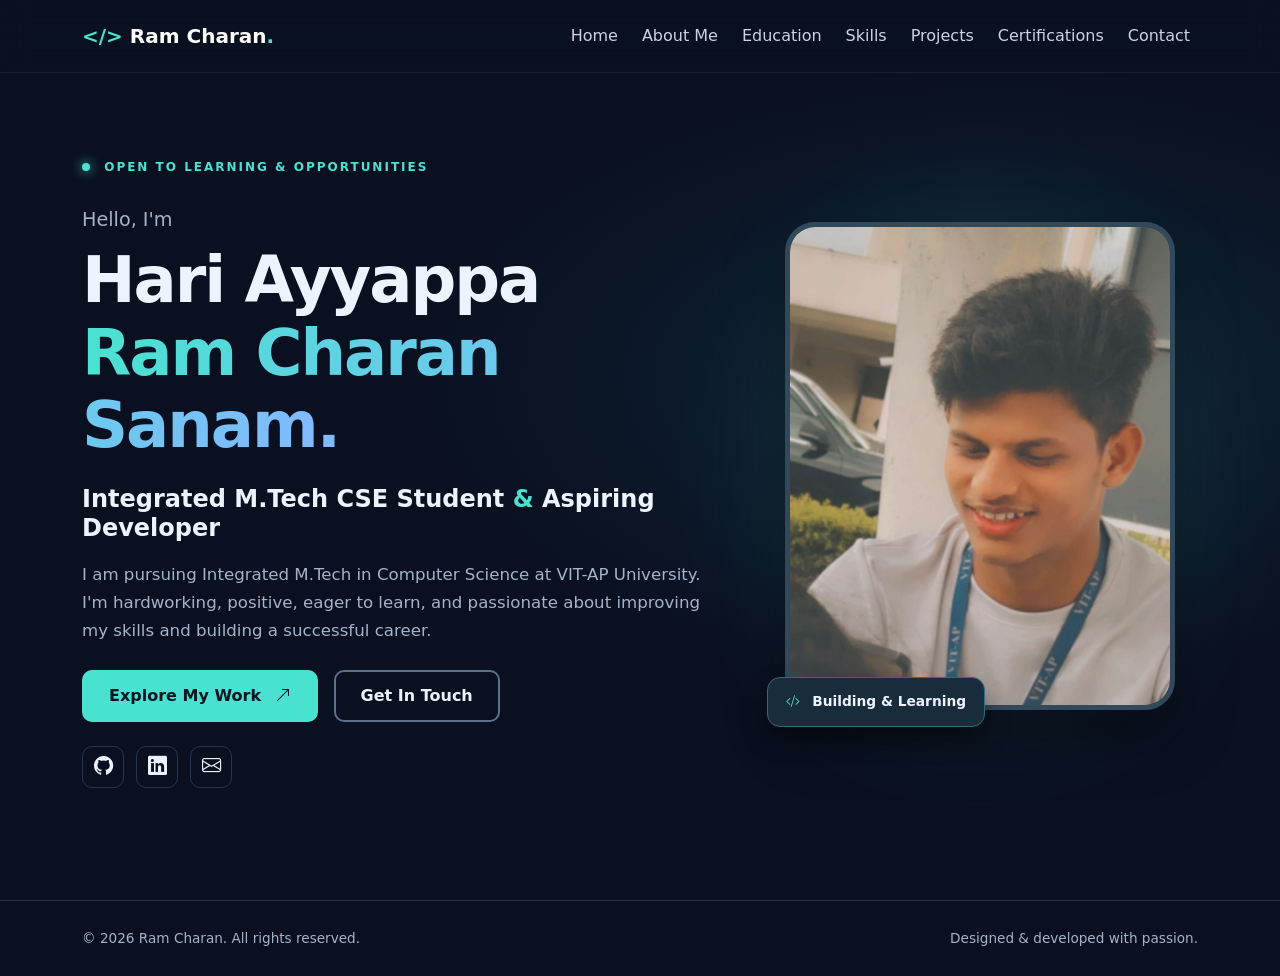
<file: index.html>
<!DOCTYPE html>
<html lang="en">
<head>
  <meta charset="UTF-8">
  <meta name="viewport" content="width=device-width, initial-scale=1.0">
  <meta name="description" content="Home - Hari Ayyapa Ram Charan Sanam's personal portfolio.">
  <title>Home | Hari Ayyapa Ram Charan Sanam</title>
  <link href="https://cdn.jsdelivr.net/npm/bootstrap@5.3.3/dist/css/bootstrap.min.css" rel="stylesheet">
  <link rel="stylesheet" href="https://cdn.jsdelivr.net/npm/bootstrap-icons@1.11.3/font/bootstrap-icons.min.css">
  <link rel="stylesheet" href="style.css">
</head>
<body>
  <nav id="mainNav" class="navbar navbar-expand-lg navbar-dark fixed-top">
    <div class="container">
      <a class="navbar-brand fw-bold" href="home.html"><span class="brand-mark">&lt;/&gt;</span>Ram Charan<span class="accent">.</span></a>
      <button class="navbar-toggler" type="button" data-bs-toggle="collapse" data-bs-target="#navLinks"
        aria-controls="navLinks" aria-expanded="false" aria-label="Toggle navigation">
        <span class="navbar-toggler-icon"></span>
      </button>
      <div class="collapse navbar-collapse" id="navLinks">
        <ul class="navbar-nav ms-auto align-items-lg-center gap-lg-2">
          <li class="nav-item"><a class="nav-link" href="home.html">Home</a></li>
<li class="nav-item"><a class="nav-link" href="about.html">About Me</a></li>
<li class="nav-item"><a class="nav-link" href="education.html">Education</a></li>
<li class="nav-item"><a class="nav-link" href="skills.html">Skills</a></li>
<li class="nav-item"><a class="nav-link" href="projects.html">Projects</a></li>
<li class="nav-item"><a class="nav-link" href="certifications.html">Certifications</a></li>
<li class="nav-item"><a class="nav-link" href="contact.html">Contact</a></li>
        </ul>
      </div>
    </div>
  </nav>

  <section class="hero section-pad" id="home">
<div class="container">
<div class="row align-items-center g-5">
<div class="col-lg-7 order-2 order-lg-1 reveal">
<span class="eyebrow">
<span class="status-dot"></span>
                            OPEN TO LEARNING &amp; OPPORTUNITIES
                        </span>
<p class="hello mt-4 mb-2">Hello, I'm</p>
<h1>
                            Hari Ayyappa<br/>
<span class="gradient-text">
                                Ram Charan Sanam.
                            </span>
</h1>
<h2 class="hero-role">
                            Integrated M.Tech CSE Student
                            <span class="accent">&amp;</span>
                            Aspiring Developer
                        </h2>
<p class="hero-desc">
                            I am pursuing Integrated M.Tech in Computer Science
                            at VIT-AP University. I'm hardworking, positive,
                            eager to learn, and passionate about improving
                            my skills and building a successful career.
                        </p>
<div class="d-flex flex-wrap gap-3 mt-4">
<a class="btn btn-accent" href="#projects">
                                Explore My Work
                                <i class="bi bi-arrow-up-right ms-2"></i>
</a>
<a class="btn btn-outline-custom" href="#contact">
                                Get In Touch
                            </a>
</div>
<div class="social-links mt-4">
<a aria-label="GitHub" href="https://github.com/ramcharan1609" rel="noopener noreferrer" target="_blank">
<i class="bi bi-github"></i>
</a>
<a aria-label="LinkedIn" href="https://www.linkedin.com/in/ram-charan-888339361/" rel="noopener noreferrer" target="_blank">
<i class="bi bi-linkedin"></i>
</a>
<a aria-label="Email" href="mailto:ramcharansanam18@gmail.com">
<i class="bi bi-envelope"></i>
</a>
</div>
</div>
<div class="col-lg-5 order-1 order-lg-2 text-center reveal">
<div class="portrait-wrap">
<div class="portrait-glow"></div>
<img alt="Portrait of Hari Ayyappa Ram Charan Sanam" class="portrait img-fluid" src="assets/images/profile.jpg"/>
<span class="floating-chip">
<i class="bi bi-code-slash"></i>
                                Building &amp; Learning
                            </span>
</div>
</div>
</div>
</div>
</section>

  <footer class="site-footer">
    <div class="container d-flex flex-column flex-md-row justify-content-between gap-2">
      <span>© <span class="current-year"></span> Ram Charan. All rights reserved.</span>
      <span>Designed &amp; developed with passion.</span>
    </div>
  </footer>

  <script src="https://cdn.jsdelivr.net/npm/bootstrap@5.3.3/dist/js/bootstrap.bundle.min.js"></script>
  <script src="script.js"></script>
</body>
</html>
</file>
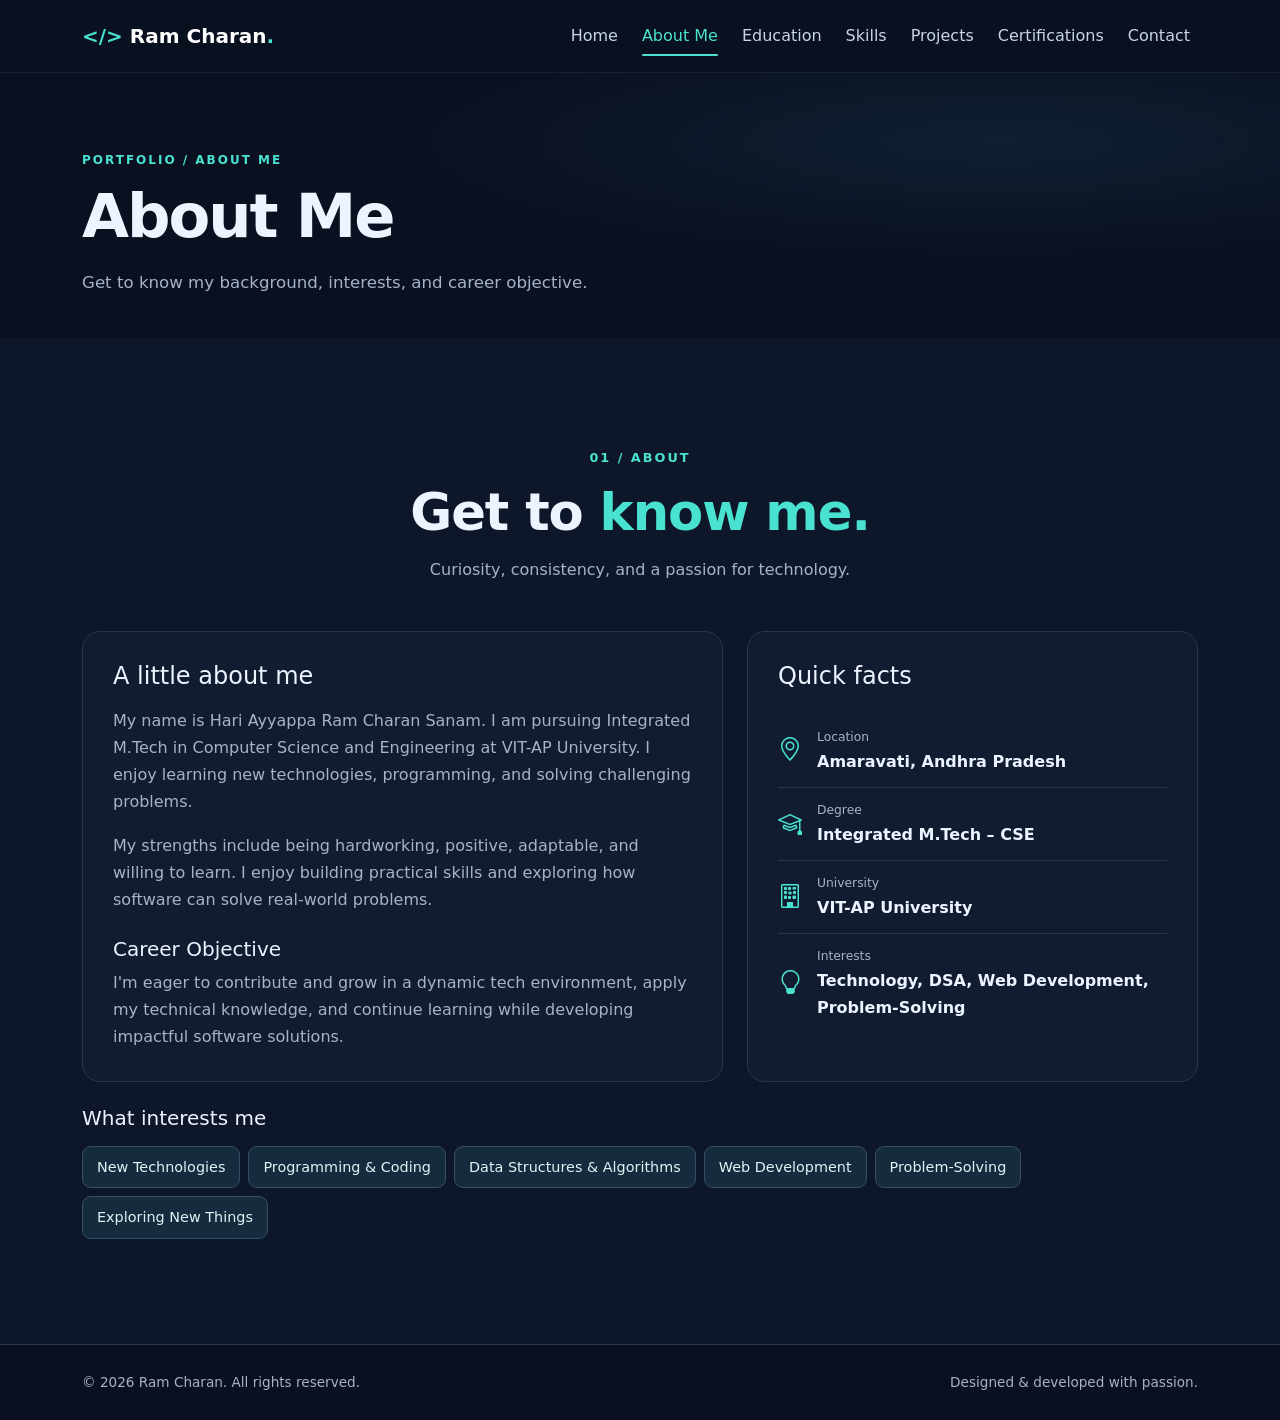
<file: about.html>
<!DOCTYPE html>
<html lang="en">
<head>
  <meta charset="UTF-8">
  <meta name="viewport" content="width=device-width, initial-scale=1.0">
  <meta name="description" content="About Me - Hari Ayyapa Ram Charan Sanam's personal portfolio.">
  <title>About Me | Hari Ayyapa Ram Charan Sanam</title>
  <link href="https://cdn.jsdelivr.net/npm/bootstrap@5.3.3/dist/css/bootstrap.min.css" rel="stylesheet">
  <link rel="stylesheet" href="https://cdn.jsdelivr.net/npm/bootstrap-icons@1.11.3/font/bootstrap-icons.min.css">
  <link rel="stylesheet" href="style.css">
</head>
<body>
  <nav id="mainNav" class="navbar navbar-expand-lg navbar-dark fixed-top">
    <div class="container">
      <a class="navbar-brand fw-bold" href="home.html"><span class="brand-mark">&lt;/&gt;</span>Ram Charan<span class="accent">.</span></a>
      <button class="navbar-toggler" type="button" data-bs-toggle="collapse" data-bs-target="#navLinks"
        aria-controls="navLinks" aria-expanded="false" aria-label="Toggle navigation">
        <span class="navbar-toggler-icon"></span>
      </button>
      <div class="collapse navbar-collapse" id="navLinks">
        <ul class="navbar-nav ms-auto align-items-lg-center gap-lg-2">
          <li class="nav-item"><a class="nav-link" href="home.html">Home</a></li>
<li class="nav-item"><a class="nav-link" href="about.html">About Me</a></li>
<li class="nav-item"><a class="nav-link" href="education.html">Education</a></li>
<li class="nav-item"><a class="nav-link" href="skills.html">Skills</a></li>
<li class="nav-item"><a class="nav-link" href="projects.html">Projects</a></li>
<li class="nav-item"><a class="nav-link" href="certifications.html">Certifications</a></li>
<li class="nav-item"><a class="nav-link" href="contact.html">Contact</a></li>
        </ul>
      </div>
    </div>
  </nav>

  
        <section class="page-heading">
          <div class="container">
            <span class="eyebrow">PORTFOLIO / ABOUT ME</span>
            <h1>About Me</h1>
            <p class="hero-desc">Get to know my background, interests, and career objective.</p>
          </div>
        </section>
        <main class="page-content"><section class="section-pad section-alt" id="about">
<div class="container">
<div class="section-intro reveal">
<span class="section-kicker">01 / ABOUT</span>
<h2>
                        Get to <span class="accent">know me.</span>
</h2>
<p>
                        Curiosity, consistency, and a passion for technology.
                    </p>
</div>
<div class="row g-4 align-items-stretch">
<div class="col-lg-7 reveal">
<div class="glass-card h-100">
<h3 class="h4 mb-3">A little about me</h3>
<p>
                                My name is Hari Ayyappa Ram Charan Sanam.
                                I am pursuing Integrated M.Tech in Computer
                                Science and Engineering at VIT-AP University.
                                I enjoy learning new technologies, programming,
                                and solving challenging problems.
                            </p>
<p>
                                My strengths include being hardworking,
                                positive, adaptable, and willing to learn.
                                I enjoy building practical skills and exploring
                                how software can solve real-world problems.
                            </p>
<h4 class="h5 mt-4">Career Objective</h4>
<p class="mb-0">
                                I'm eager to contribute and grow in a dynamic
                                tech environment, apply my technical knowledge,
                                and continue learning while developing
                                impactful software solutions.
                            </p>
</div>
</div>
<div class="col-lg-5 reveal">
<div class="glass-card h-100">
<h3 class="h4 mb-4">Quick facts</h3>
<div class="fact">
<i class="bi bi-geo-alt"></i>
<div>
<small>Location</small>
<strong>Amaravati, Andhra Pradesh</strong>
</div>
</div>
<div class="fact">
<i class="bi bi-mortarboard"></i>
<div>
<small>Degree</small>
<strong>Integrated M.Tech – CSE</strong>
</div>
</div>
<div class="fact">
<i class="bi bi-building"></i>
<div>
<small>University</small>
<strong>VIT-AP University</strong>
</div>
</div>
<div class="fact">
<i class="bi bi-lightbulb"></i>
<div>
<small>Interests</small>
<strong>
                                        Technology, DSA, Web Development,
                                        Problem-Solving
                                    </strong>
</div>
</div>
</div>
</div>
</div>
<div class="mt-4 reveal">
<h3 class="h5 mb-3">What interests me</h3>
<div class="d-flex flex-wrap gap-2">
<span class="interest-pill">New Technologies</span>
<span class="interest-pill">
                            Programming &amp; Coding
                        </span>
<span class="interest-pill">
                            Data Structures &amp; Algorithms
                        </span>
<span class="interest-pill">Web Development</span>
<span class="interest-pill">Problem-Solving</span>
<span class="interest-pill">
                            Exploring New Things
                        </span>
</div>
</div>
</div>
</section></main>

  <footer class="site-footer">
    <div class="container d-flex flex-column flex-md-row justify-content-between gap-2">
      <span>© <span class="current-year"></span> Ram Charan. All rights reserved.</span>
      <span>Designed &amp; developed with passion.</span>
    </div>
  </footer>

  <script src="https://cdn.jsdelivr.net/npm/bootstrap@5.3.3/dist/js/bootstrap.bundle.min.js"></script>
  <script src="script.js"></script>
</body>
</html>
</file>
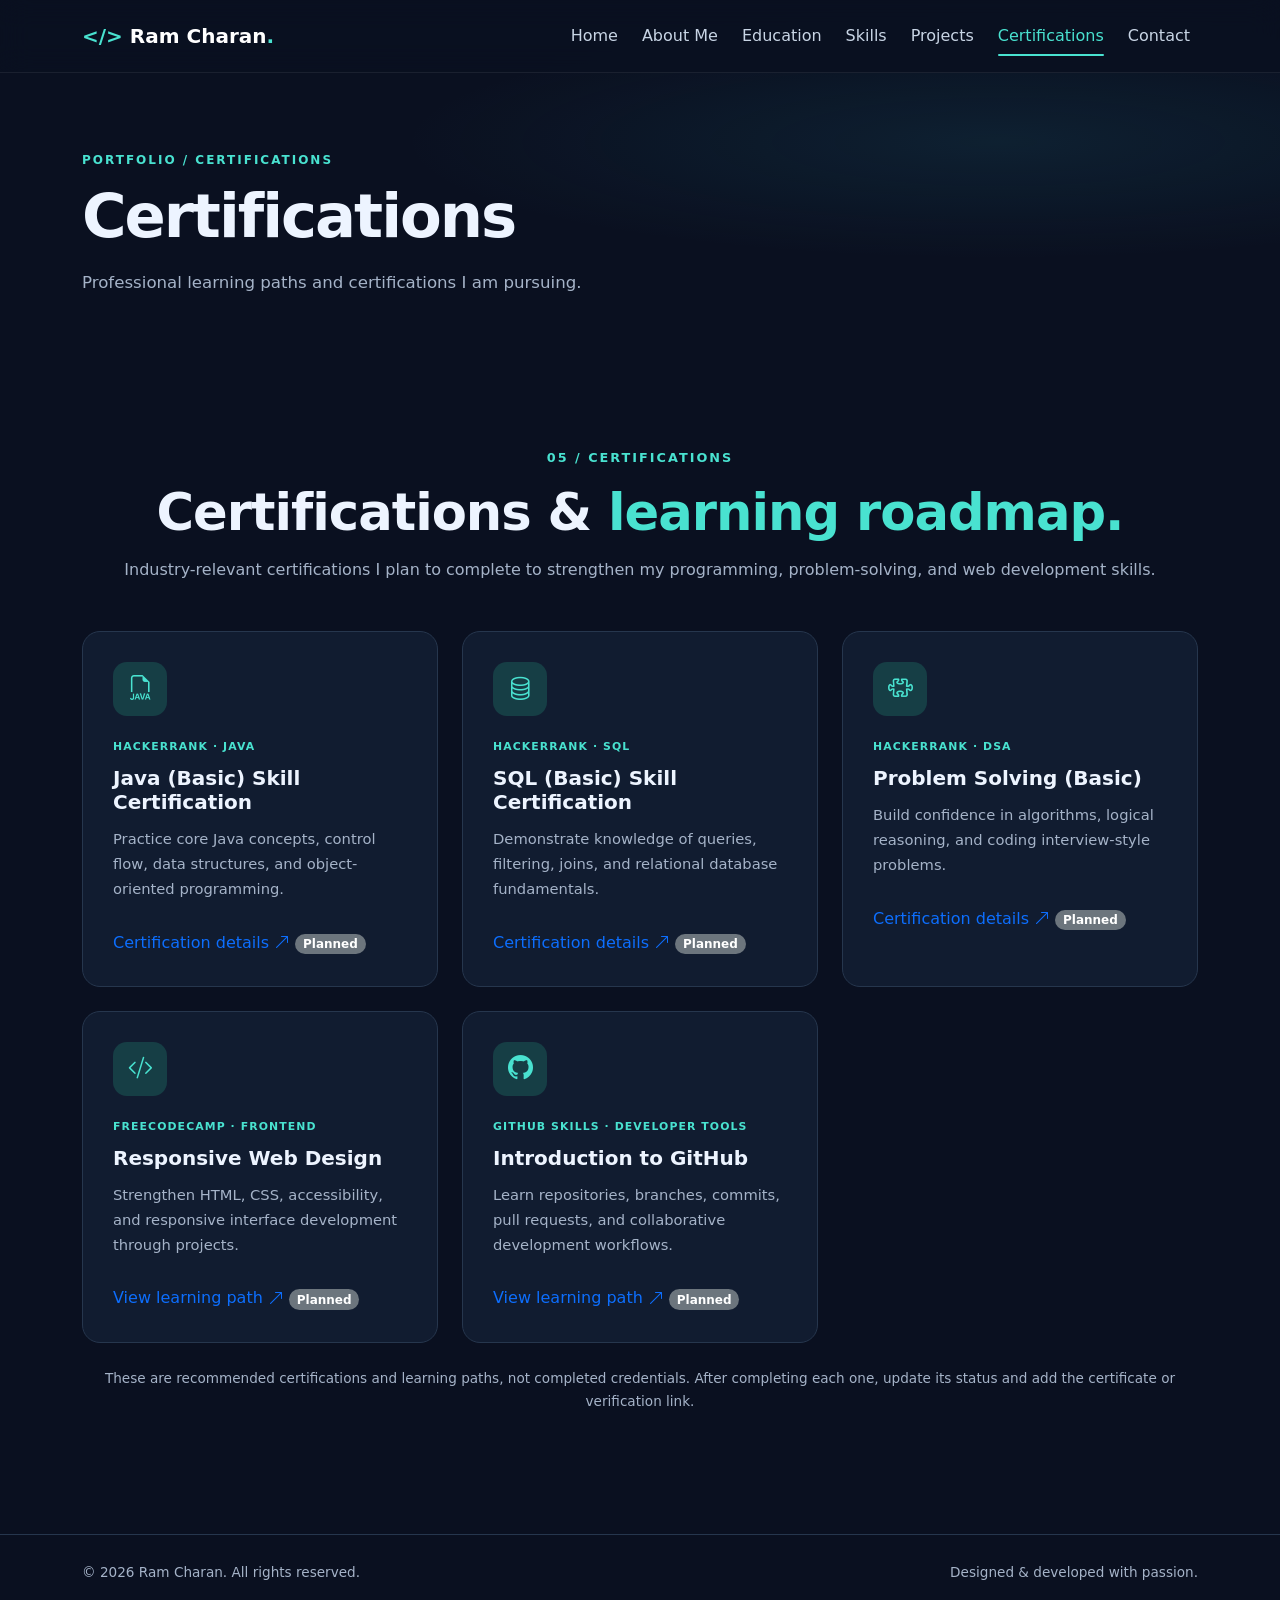
<file: certifications.html>
<!DOCTYPE html>
<html lang="en">
<head>
  <meta charset="UTF-8">
  <meta name="viewport" content="width=device-width, initial-scale=1.0">
  <meta name="description" content="Certifications - Hari Ayyapa Ram Charan Sanam's personal portfolio.">
  <title>Certifications | Hari Ayyapa Ram Charan Sanam</title>
  <link href="https://cdn.jsdelivr.net/npm/bootstrap@5.3.3/dist/css/bootstrap.min.css" rel="stylesheet">
  <link rel="stylesheet" href="https://cdn.jsdelivr.net/npm/bootstrap-icons@1.11.3/font/bootstrap-icons.min.css">
  <link rel="stylesheet" href="style.css">
</head>
<body>
  <nav id="mainNav" class="navbar navbar-expand-lg navbar-dark fixed-top">
    <div class="container">
      <a class="navbar-brand fw-bold" href="home.html"><span class="brand-mark">&lt;/&gt;</span>Ram Charan<span class="accent">.</span></a>
      <button class="navbar-toggler" type="button" data-bs-toggle="collapse" data-bs-target="#navLinks"
        aria-controls="navLinks" aria-expanded="false" aria-label="Toggle navigation">
        <span class="navbar-toggler-icon"></span>
      </button>
      <div class="collapse navbar-collapse" id="navLinks">
        <ul class="navbar-nav ms-auto align-items-lg-center gap-lg-2">
          <li class="nav-item"><a class="nav-link" href="home.html">Home</a></li>
<li class="nav-item"><a class="nav-link" href="about.html">About Me</a></li>
<li class="nav-item"><a class="nav-link" href="education.html">Education</a></li>
<li class="nav-item"><a class="nav-link" href="skills.html">Skills</a></li>
<li class="nav-item"><a class="nav-link" href="projects.html">Projects</a></li>
<li class="nav-item"><a class="nav-link" href="certifications.html">Certifications</a></li>
<li class="nav-item"><a class="nav-link" href="contact.html">Contact</a></li>
        </ul>
      </div>
    </div>
  </nav>

  
        <section class="page-heading">
          <div class="container">
            <span class="eyebrow">PORTFOLIO / CERTIFICATIONS</span>
            <h1>Certifications</h1>
            <p class="hero-desc">Professional learning paths and certifications I am pursuing.</p>
          </div>
        </section>
        <main class="page-content"><section class="section-pad" id="certifications">
<div class="container">
<div class="section-intro reveal">
<span class="section-kicker">05 / CERTIFICATIONS</span>
<h2>Certifications &amp; <span class="accent">learning roadmap.</span></h2>
<p>Industry-relevant certifications I plan to complete to strengthen my programming, problem-solving, and web development skills.</p>
</div>
<div class="row g-4">
<div class="col-md-6 col-lg-4 reveal">
<article class="glass-card achievement-card h-100">
<div class="achievement-icon"><i class="bi bi-filetype-java"></i></div>
<span class="achievement-label">HACKERRANK · JAVA</span>
<h3>Java (Basic) Skill Certification</h3>
<p>Practice core Java concepts, control flow, data structures, and object-oriented programming.</p>
<a href="https://www.hackerrank.com/skills-verification" rel="noopener noreferrer" target="_blank">Certification details <i class="bi bi-arrow-up-right"></i></a>
<span class="badge rounded-pill text-bg-secondary mt-3 align-self-start">Planned</span>
</article>
</div>
<div class="col-md-6 col-lg-4 reveal">
<article class="glass-card achievement-card h-100">
<div class="achievement-icon"><i class="bi bi-database"></i></div>
<span class="achievement-label">HACKERRANK · SQL</span>
<h3>SQL (Basic) Skill Certification</h3>
<p>Demonstrate knowledge of queries, filtering, joins, and relational database fundamentals.</p>
<a href="https://www.hackerrank.com/skills-verification" rel="noopener noreferrer" target="_blank">Certification details <i class="bi bi-arrow-up-right"></i></a>
<span class="badge rounded-pill text-bg-secondary mt-3 align-self-start">Planned</span>
</article>
</div>
<div class="col-md-6 col-lg-4 reveal">
<article class="glass-card achievement-card h-100">
<div class="achievement-icon"><i class="bi bi-puzzle"></i></div>
<span class="achievement-label">HACKERRANK · DSA</span>
<h3>Problem Solving (Basic)</h3>
<p>Build confidence in algorithms, logical reasoning, and coding interview-style problems.</p>
<a href="https://www.hackerrank.com/skills-verification" rel="noopener noreferrer" target="_blank">Certification details <i class="bi bi-arrow-up-right"></i></a>
<span class="badge rounded-pill text-bg-secondary mt-3 align-self-start">Planned</span>
</article>
</div>
<div class="col-md-6 col-lg-4 reveal">
<article class="glass-card achievement-card h-100">
<div class="achievement-icon"><i class="bi bi-code-slash"></i></div>
<span class="achievement-label">FREECODECAMP · FRONTEND</span>
<h3>Responsive Web Design</h3>
<p>Strengthen HTML, CSS, accessibility, and responsive interface development through projects.</p>
<a href="https://www.freecodecamp.org/learn/2022/responsive-web-design/" rel="noopener noreferrer" target="_blank">View learning path <i class="bi bi-arrow-up-right"></i></a>
<span class="badge rounded-pill text-bg-secondary mt-3 align-self-start">Planned</span>
</article>
</div>
<div class="col-md-6 col-lg-4 reveal">
<article class="glass-card achievement-card h-100">
<div class="achievement-icon"><i class="bi bi-github"></i></div>
<span class="achievement-label">GITHUB SKILLS · DEVELOPER TOOLS</span>
<h3>Introduction to GitHub</h3>
<p>Learn repositories, branches, commits, pull requests, and collaborative development workflows.</p>
<a href="https://skills.github.com/" rel="noopener noreferrer" target="_blank">View learning path <i class="bi bi-arrow-up-right"></i></a>
<span class="badge rounded-pill text-bg-secondary mt-3 align-self-start">Planned</span>
</article>
</div>
</div>
<p class="achievement-note mt-4 reveal">These are recommended certifications and learning paths, not completed credentials. After completing each one, update its status and add the certificate or verification link.</p>
</div>
</section></main>

  <footer class="site-footer">
    <div class="container d-flex flex-column flex-md-row justify-content-between gap-2">
      <span>© <span class="current-year"></span> Ram Charan. All rights reserved.</span>
      <span>Designed &amp; developed with passion.</span>
    </div>
  </footer>

  <script src="https://cdn.jsdelivr.net/npm/bootstrap@5.3.3/dist/js/bootstrap.bundle.min.js"></script>
  <script src="script.js"></script>
</body>
</html>
</file>
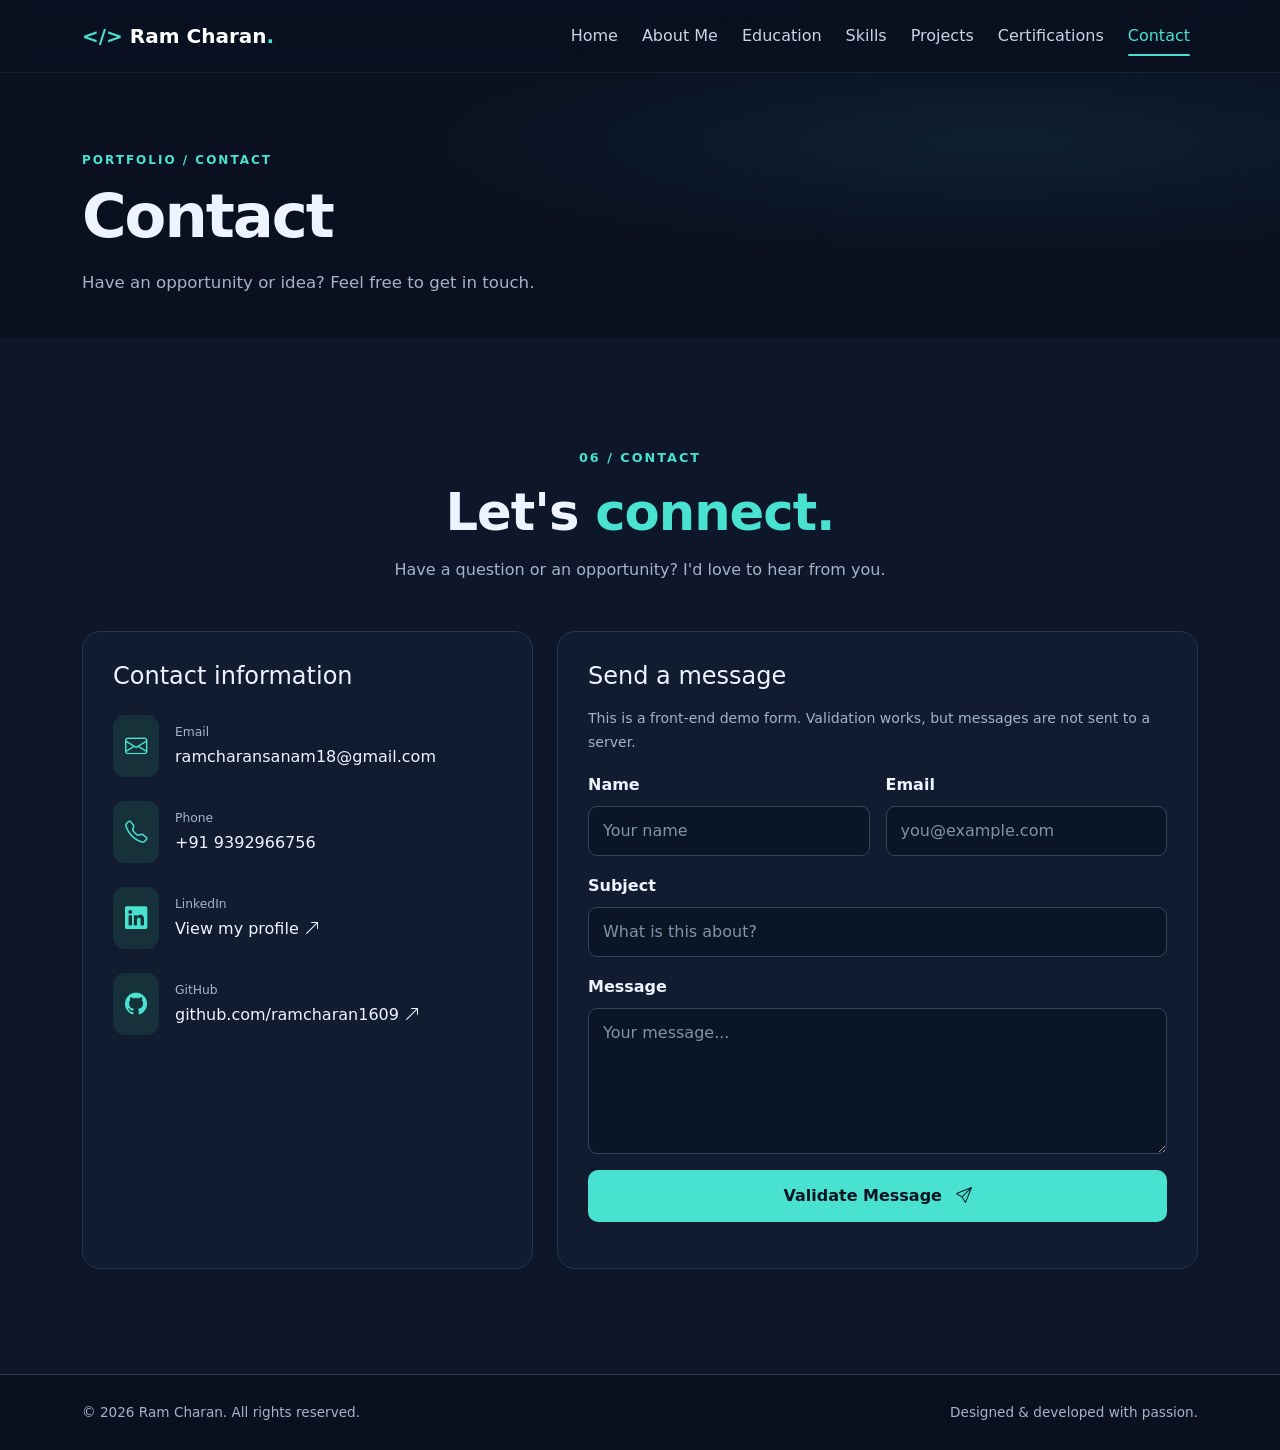
<file: contact.html>
<!DOCTYPE html>
<html lang="en">
<head>
  <meta charset="UTF-8">
  <meta name="viewport" content="width=device-width, initial-scale=1.0">
  <meta name="description" content="Contact - Hari Ayyapa Ram Charan Sanam's personal portfolio.">
  <title>Contact | Hari Ayyapa Ram Charan Sanam</title>
  <link href="https://cdn.jsdelivr.net/npm/bootstrap@5.3.3/dist/css/bootstrap.min.css" rel="stylesheet">
  <link rel="stylesheet" href="https://cdn.jsdelivr.net/npm/bootstrap-icons@1.11.3/font/bootstrap-icons.min.css">
  <link rel="stylesheet" href="style.css">
</head>
<body>
  <nav id="mainNav" class="navbar navbar-expand-lg navbar-dark fixed-top">
    <div class="container">
      <a class="navbar-brand fw-bold" href="home.html"><span class="brand-mark">&lt;/&gt;</span>Ram Charan<span class="accent">.</span></a>
      <button class="navbar-toggler" type="button" data-bs-toggle="collapse" data-bs-target="#navLinks"
        aria-controls="navLinks" aria-expanded="false" aria-label="Toggle navigation">
        <span class="navbar-toggler-icon"></span>
      </button>
      <div class="collapse navbar-collapse" id="navLinks">
        <ul class="navbar-nav ms-auto align-items-lg-center gap-lg-2">
          <li class="nav-item"><a class="nav-link" href="home.html">Home</a></li>
<li class="nav-item"><a class="nav-link" href="about.html">About Me</a></li>
<li class="nav-item"><a class="nav-link" href="education.html">Education</a></li>
<li class="nav-item"><a class="nav-link" href="skills.html">Skills</a></li>
<li class="nav-item"><a class="nav-link" href="projects.html">Projects</a></li>
<li class="nav-item"><a class="nav-link" href="certifications.html">Certifications</a></li>
<li class="nav-item"><a class="nav-link" href="contact.html">Contact</a></li>
        </ul>
      </div>
    </div>
  </nav>

  
        <section class="page-heading">
          <div class="container">
            <span class="eyebrow">PORTFOLIO / CONTACT</span>
            <h1>Contact</h1>
            <p class="hero-desc">Have an opportunity or idea? Feel free to get in touch.</p>
          </div>
        </section>
        <main class="page-content"><section class="section-pad section-alt" id="contact">
<div class="container">
<div class="section-intro reveal">
<span class="section-kicker">06 / CONTACT</span>
<h2>
                        Let's <span class="accent">connect.</span>
</h2>
<p>
                        Have a question or an opportunity?
                        I'd love to hear from you.
                    </p>
</div>
<div class="row g-4">
<div class="col-lg-5 reveal">
<div class="glass-card h-100">
<h3 class="h4 mb-4">Contact information</h3>
<a class="contact-method" href="mailto:ramcharansanam18@gmail.com">
<i class="bi bi-envelope"></i>
<span>
<small>Email</small>
                                    ramcharansanam18@gmail.com
                                </span>
</a>
<a class="contact-method" href="tel:+919392966756">
<i class="bi bi-telephone"></i>
<span>
<small>Phone</small>
                                    +91 9392966756
                                </span>
</a>
<a class="contact-method" href="https://www.linkedin.com/in/ram-charan-888339361/" rel="noopener noreferrer" target="_blank">
<i class="bi bi-linkedin"></i>
<span>
<small>LinkedIn</small>
                                    View my profile
                                    <i class="bi bi-arrow-up-right"></i>
</span>
</a>
<a class="contact-method" href="https://github.com/ramcharan1609" rel="noopener noreferrer" target="_blank">
<i class="bi bi-github"></i>
<span>
<small>GitHub</small>
                                    github.com/ramcharan1609
                                    <i class="bi bi-arrow-up-right"></i>
</span>
</a>
</div>
</div>
<div class="col-lg-7 reveal">
<div class="glass-card h-100">
<h3 class="h4 mb-3">Send a message</h3>
<p class="muted-note">
                                This is a front-end demo form. Validation works,
                                but messages are not sent to a server.
                            </p>
<form id="contactForm" novalidate="">
<div class="row g-3">
<div class="col-md-6">
<label class="form-label" for="contactName">
                                            Name
                                        </label>
<input class="form-control" id="contactName" name="name" placeholder="Your name" required="" type="text"/>
<div class="invalid-feedback">
                                            Please enter your name.
                                        </div>
</div>
<div class="col-md-6">
<label class="form-label" for="contactEmail">
                                            Email
                                        </label>
<input class="form-control" id="contactEmail" name="email" placeholder="you@example.com" required="" type="email"/>
<div class="invalid-feedback">
                                            Please enter a valid email.
                                        </div>
</div>
<div class="col-12">
<label class="form-label" for="contactSubject">
                                            Subject
                                        </label>
<input class="form-control" id="contactSubject" name="subject" placeholder="What is this about?" required="" type="text"/>
<div class="invalid-feedback">
                                            Please enter a subject.
                                        </div>
</div>
<div class="col-12">
<label class="form-label" for="contactMessage">
                                            Message
                                        </label>
<textarea class="form-control" id="contactMessage" name="message" placeholder="Your message..." required="" rows="5"></textarea>
<div class="invalid-feedback">
                                            Please enter a message.
                                        </div>
</div>
<div class="col-12">
<button class="btn btn-accent w-100" type="submit">

                                            Validate Message
                                            <i class="bi bi-send ms-2"></i>
</button>
<div aria-live="polite" class="mt-3" id="formFeedback" role="status">
</div>
</div>
</div>
</form>
</div>
</div>
</div>
</div>
</section></main>

  <footer class="site-footer">
    <div class="container d-flex flex-column flex-md-row justify-content-between gap-2">
      <span>© <span class="current-year"></span> Ram Charan. All rights reserved.</span>
      <span>Designed &amp; developed with passion.</span>
    </div>
  </footer>

  <script src="https://cdn.jsdelivr.net/npm/bootstrap@5.3.3/dist/js/bootstrap.bundle.min.js"></script>
  <script src="script.js"></script>
</body>
</html>
</file>
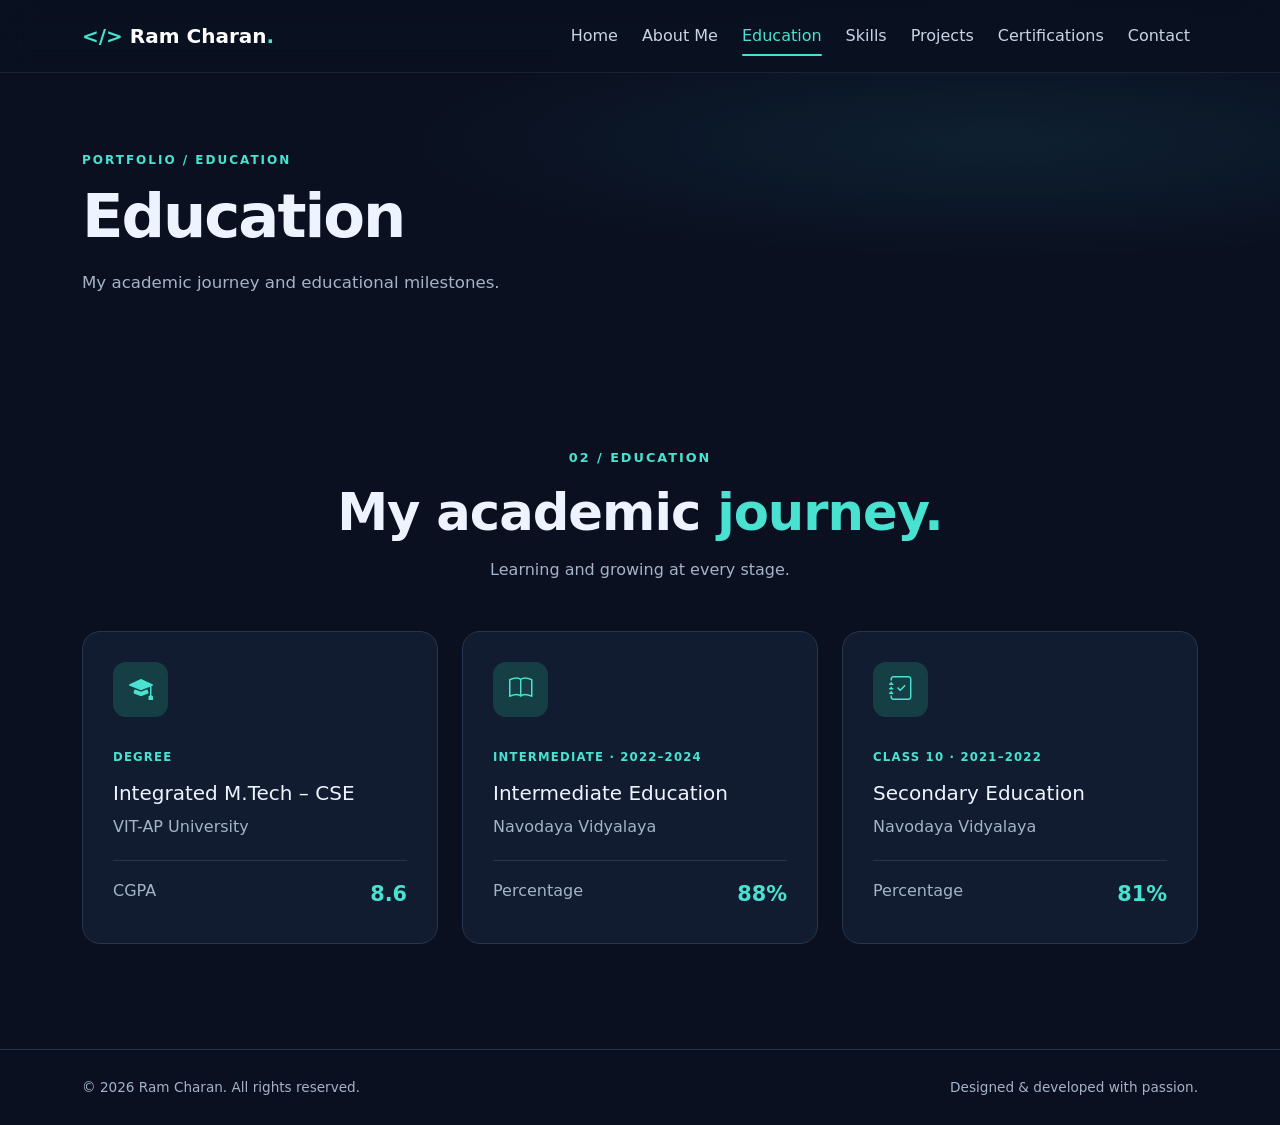
<file: education.html>
<!DOCTYPE html>
<html lang="en">
<head>
  <meta charset="UTF-8">
  <meta name="viewport" content="width=device-width, initial-scale=1.0">
  <meta name="description" content="Education - Hari Ayyapa Ram Charan Sanam's personal portfolio.">
  <title>Education | Hari Ayyapa Ram Charan Sanam</title>
  <link href="https://cdn.jsdelivr.net/npm/bootstrap@5.3.3/dist/css/bootstrap.min.css" rel="stylesheet">
  <link rel="stylesheet" href="https://cdn.jsdelivr.net/npm/bootstrap-icons@1.11.3/font/bootstrap-icons.min.css">
  <link rel="stylesheet" href="style.css">
</head>
<body>
  <nav id="mainNav" class="navbar navbar-expand-lg navbar-dark fixed-top">
    <div class="container">
      <a class="navbar-brand fw-bold" href="home.html"><span class="brand-mark">&lt;/&gt;</span>Ram Charan<span class="accent">.</span></a>
      <button class="navbar-toggler" type="button" data-bs-toggle="collapse" data-bs-target="#navLinks"
        aria-controls="navLinks" aria-expanded="false" aria-label="Toggle navigation">
        <span class="navbar-toggler-icon"></span>
      </button>
      <div class="collapse navbar-collapse" id="navLinks">
        <ul class="navbar-nav ms-auto align-items-lg-center gap-lg-2">
          <li class="nav-item"><a class="nav-link" href="home.html">Home</a></li>
<li class="nav-item"><a class="nav-link" href="about.html">About Me</a></li>
<li class="nav-item"><a class="nav-link" href="education.html">Education</a></li>
<li class="nav-item"><a class="nav-link" href="skills.html">Skills</a></li>
<li class="nav-item"><a class="nav-link" href="projects.html">Projects</a></li>
<li class="nav-item"><a class="nav-link" href="certifications.html">Certifications</a></li>
<li class="nav-item"><a class="nav-link" href="contact.html">Contact</a></li>
        </ul>
      </div>
    </div>
  </nav>

  
        <section class="page-heading">
          <div class="container">
            <span class="eyebrow">PORTFOLIO / EDUCATION</span>
            <h1>Education</h1>
            <p class="hero-desc">My academic journey and educational milestones.</p>
          </div>
        </section>
        <main class="page-content"><section class="section-pad" id="education">
<div class="container">
<div class="section-intro reveal">
<span class="section-kicker">02 / EDUCATION</span>
<h2>
                        My academic <span class="accent">journey.</span>
</h2>
<p>Learning and growing at every stage.</p>
</div>
<div class="row g-4">
<!-- University -->
<div class="col-md-6 col-lg-4 reveal">
<article class="glass-card education-card h-100">
<div class="edu-icon">
<i class="bi bi-mortarboard-fill"></i>
</div>
<span class="edu-type">DEGREE</span>
<h3>Integrated M.Tech – CSE</h3>
<p class="mb-2">VIT-AP University</p>
<div class="edu-score">
                                CGPA
                                <strong>8.6</strong>
</div>
</article>
</div>
<!-- Intermediate -->
<div class="col-md-6 col-lg-4 reveal">
<article class="glass-card education-card h-100">
<div class="edu-icon">
<i class="bi bi-book"></i>
</div>
<span class="edu-type">
                                INTERMEDIATE · 2022–2024
                            </span>
<h3>Intermediate Education</h3>
<p class="mb-2">Navodaya Vidyalaya</p>
<div class="edu-score">
                                Percentage
                                <strong>88%</strong>
</div>
</article>
</div>
<!-- Class 10 -->
<div class="col-md-6 col-lg-4 reveal">
<article class="glass-card education-card h-100">
<div class="edu-icon">
<i class="bi bi-journal-check"></i>
</div>
<span class="edu-type">
                                CLASS 10 · 2021–2022
                            </span>
<h3>Secondary Education</h3>
<p class="mb-2">Navodaya Vidyalaya</p>
<div class="edu-score">
                                Percentage
                                <strong>81%</strong>
</div>
</article>
</div>
</div>
</div>
</section></main>

  <footer class="site-footer">
    <div class="container d-flex flex-column flex-md-row justify-content-between gap-2">
      <span>© <span class="current-year"></span> Ram Charan. All rights reserved.</span>
      <span>Designed &amp; developed with passion.</span>
    </div>
  </footer>

  <script src="https://cdn.jsdelivr.net/npm/bootstrap@5.3.3/dist/js/bootstrap.bundle.min.js"></script>
  <script src="script.js"></script>
</body>
</html>
</file>
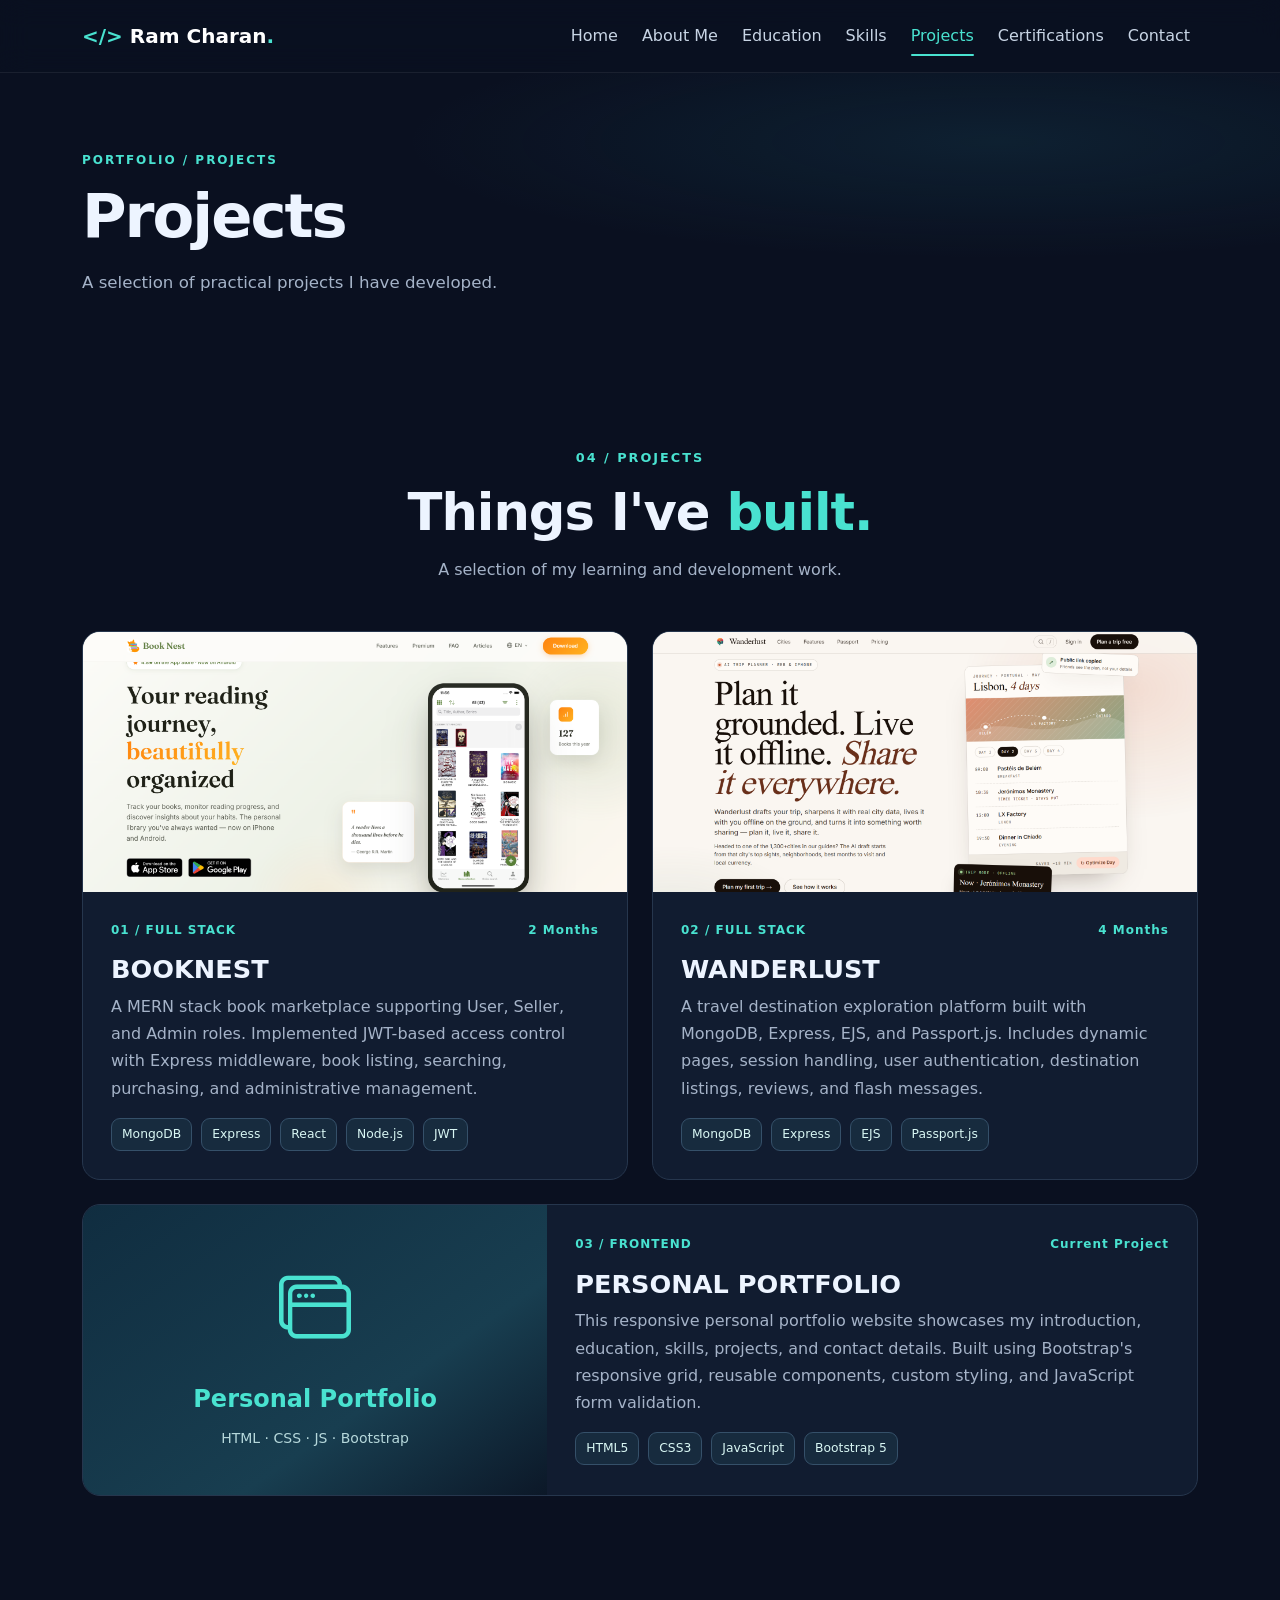
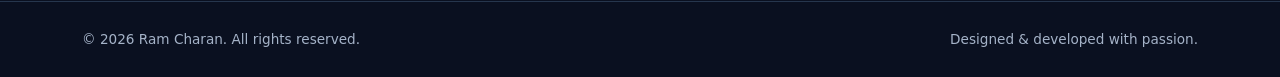
<file: projects.html>
<!DOCTYPE html>
<html lang="en">
<head>
  <meta charset="UTF-8">
  <meta name="viewport" content="width=device-width, initial-scale=1.0">
  <meta name="description" content="Projects - Hari Ayyapa Ram Charan Sanam's personal portfolio.">
  <title>Projects | Hari Ayyapa Ram Charan Sanam</title>
  <link href="https://cdn.jsdelivr.net/npm/bootstrap@5.3.3/dist/css/bootstrap.min.css" rel="stylesheet">
  <link rel="stylesheet" href="https://cdn.jsdelivr.net/npm/bootstrap-icons@1.11.3/font/bootstrap-icons.min.css">
  <link rel="stylesheet" href="style.css">
</head>
<body>
  <nav id="mainNav" class="navbar navbar-expand-lg navbar-dark fixed-top">
    <div class="container">
      <a class="navbar-brand fw-bold" href="home.html"><span class="brand-mark">&lt;/&gt;</span>Ram Charan<span class="accent">.</span></a>
      <button class="navbar-toggler" type="button" data-bs-toggle="collapse" data-bs-target="#navLinks"
        aria-controls="navLinks" aria-expanded="false" aria-label="Toggle navigation">
        <span class="navbar-toggler-icon"></span>
      </button>
      <div class="collapse navbar-collapse" id="navLinks">
        <ul class="navbar-nav ms-auto align-items-lg-center gap-lg-2">
          <li class="nav-item"><a class="nav-link" href="home.html">Home</a></li>
<li class="nav-item"><a class="nav-link" href="about.html">About Me</a></li>
<li class="nav-item"><a class="nav-link" href="education.html">Education</a></li>
<li class="nav-item"><a class="nav-link" href="skills.html">Skills</a></li>
<li class="nav-item"><a class="nav-link" href="projects.html">Projects</a></li>
<li class="nav-item"><a class="nav-link" href="certifications.html">Certifications</a></li>
<li class="nav-item"><a class="nav-link" href="contact.html">Contact</a></li>
        </ul>
      </div>
    </div>
  </nav>

  
        <section class="page-heading">
          <div class="container">
            <span class="eyebrow">PORTFOLIO / PROJECTS</span>
            <h1>Projects</h1>
            <p class="hero-desc">A selection of practical projects I have developed.</p>
          </div>
        </section>
        <main class="page-content"><section class="section-pad" id="projects">
<div class="container">
<div class="section-intro reveal">
<span class="section-kicker">04 / PROJECTS</span>
<h2>
                        Things I've <span class="accent">built.</span>
</h2>
<p>
                        A selection of my learning and development work.
                    </p>
</div>
<div class="row g-4">
<!-- BookNest -->
<div class="col-lg-6 reveal">
<article class="project-card h-100">
<div class="project-visual">
<img alt="BookNest book marketplace landing page screenshot" loading="lazy" src="assets/images/booknest.png"/>
</div>
<div class="project-body">
<div class="project-meta">
<span>01 / FULL STACK</span>
<span>2 Months</span>
</div>
<h3>BOOKNEST</h3>
<p>
                                    A MERN stack book marketplace supporting
                                    User, Seller, and Admin roles. Implemented
                                    JWT-based access control with Express
                                    middleware, book listing, searching,
                                    purchasing, and administrative management.
                                </p>
<div class="skill-badges small-badges">
<span>MongoDB</span>
<span>Express</span>
<span>React</span>
<span>Node.js</span>
<span>JWT</span>
</div>
</div>
</article>
</div>
<!-- Wanderlust -->
<div class="col-lg-6 reveal">
<article class="project-card h-100">
<div class="project-visual">
<img alt="Wanderlust travel platform landing page screenshot" loading="lazy" src="assets/images/wanderlust.png"/>
</div>
<div class="project-body">
<div class="project-meta">
<span>02 / FULL STACK</span>
<span>4 Months</span>
</div>
<h3>WANDERLUST</h3>
<p>
                                    A travel destination exploration platform
                                    built with MongoDB, Express, EJS, and
                                    Passport.js. Includes dynamic pages,
                                    session handling, user authentication,
                                    destination listings, reviews, and
                                    flash messages.
                                </p>
<div class="skill-badges small-badges">
<span>MongoDB</span>
<span>Express</span>
<span>EJS</span>
<span>Passport.js</span>
</div>
</div>
</article>
</div>
<!-- Personal Portfolio -->
<div class="col-12 reveal">
<article class="project-card portfolio-project">
<div class="row g-0 align-items-center">
<div class="col-md-5">
<div class="portfolio-preview">
<i class="bi bi-window-stack"></i>
<span>Personal Portfolio</span>
<small>
                                            HTML · CSS · JS · Bootstrap
                                        </small>
</div>
</div>
<div class="col-md-7">
<div class="project-body">
<div class="project-meta">
<span>03 / FRONTEND</span>
<span>Current Project</span>
</div>
<h3>PERSONAL PORTFOLIO</h3>
<p>
                                            This responsive personal portfolio
                                            website showcases my introduction,
                                            education, skills, projects, and
                                            contact details. Built using
                                            Bootstrap's responsive grid,
                                            reusable components, custom styling,
                                            and JavaScript form validation.
                                        </p>
<div class="skill-badges small-badges">
<span>HTML5</span>
<span>CSS3</span>
<span>JavaScript</span>
<span>Bootstrap 5</span>
</div>
</div>
</div>
</div>
</article>
</div>
</div>
</div>
</section></main>

  <footer class="site-footer">
    <div class="container d-flex flex-column flex-md-row justify-content-between gap-2">
      <span>© <span class="current-year"></span> Ram Charan. All rights reserved.</span>
      <span>Designed &amp; developed with passion.</span>
    </div>
  </footer>

  <script src="https://cdn.jsdelivr.net/npm/bootstrap@5.3.3/dist/js/bootstrap.bundle.min.js"></script>
  <script src="script.js"></script>
</body>
</html>
</file>
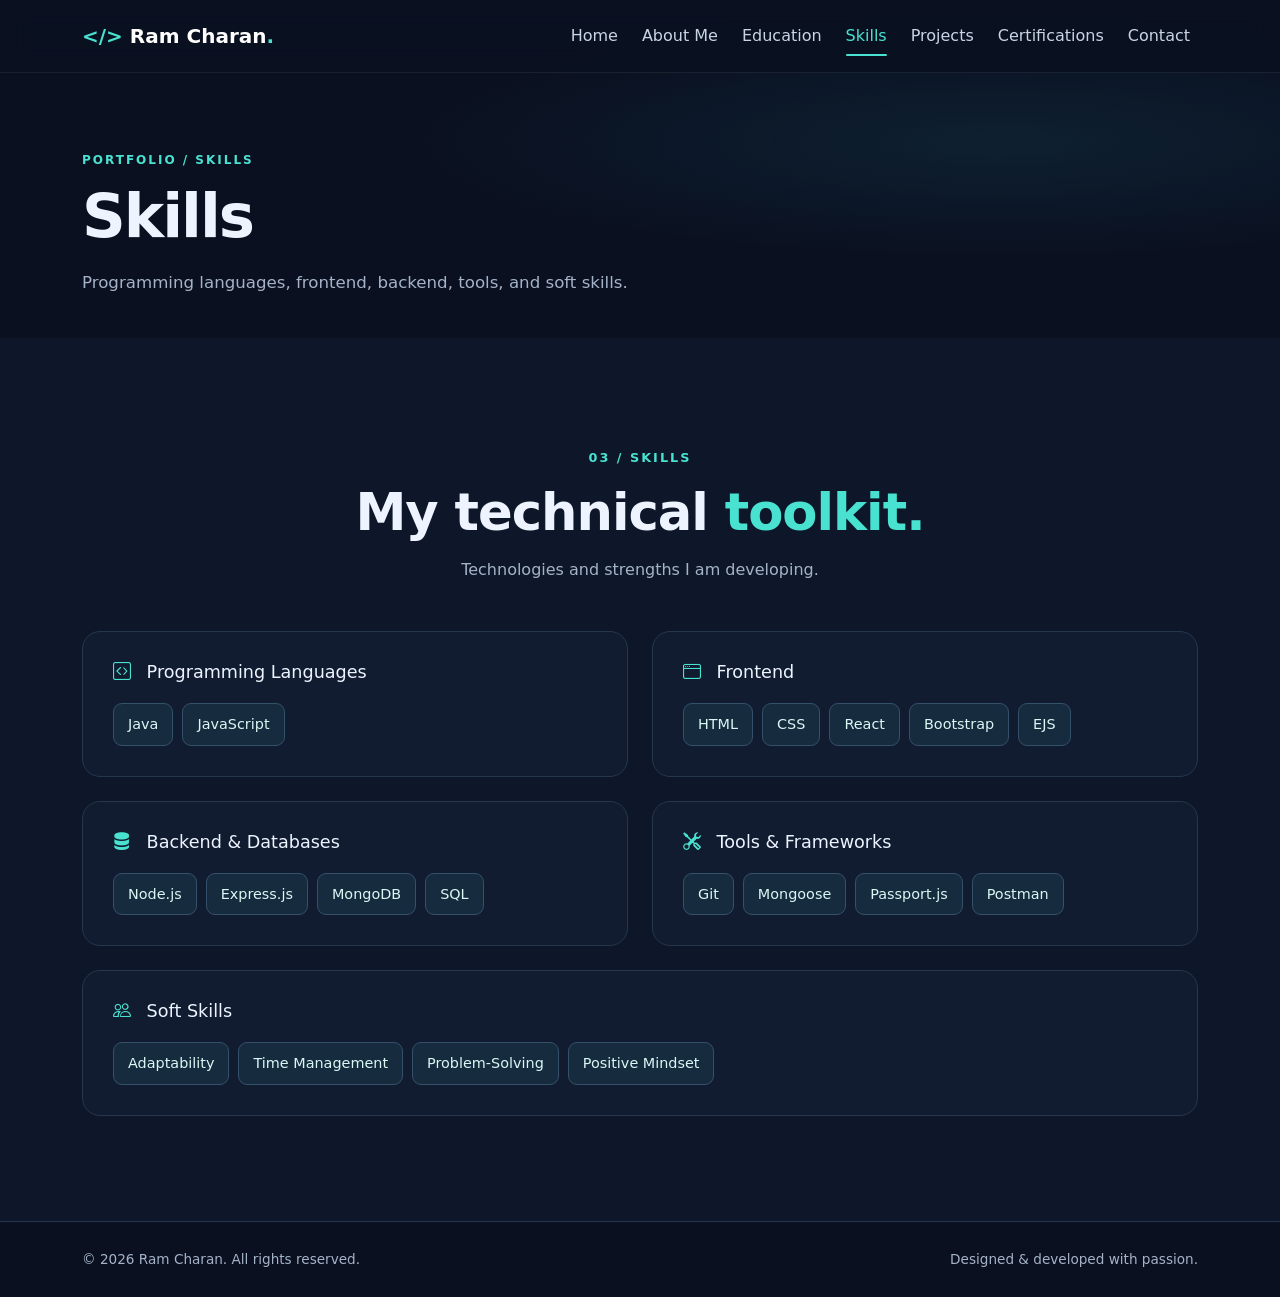
<file: skills.html>
<!DOCTYPE html>
<html lang="en">
<head>
  <meta charset="UTF-8">
  <meta name="viewport" content="width=device-width, initial-scale=1.0">
  <meta name="description" content="Skills - Hari Ayyapa Ram Charan Sanam's personal portfolio.">
  <title>Skills | Hari Ayyapa Ram Charan Sanam</title>
  <link href="https://cdn.jsdelivr.net/npm/bootstrap@5.3.3/dist/css/bootstrap.min.css" rel="stylesheet">
  <link rel="stylesheet" href="https://cdn.jsdelivr.net/npm/bootstrap-icons@1.11.3/font/bootstrap-icons.min.css">
  <link rel="stylesheet" href="style.css">
</head>
<body>
  <nav id="mainNav" class="navbar navbar-expand-lg navbar-dark fixed-top">
    <div class="container">
      <a class="navbar-brand fw-bold" href="home.html"><span class="brand-mark">&lt;/&gt;</span>Ram Charan<span class="accent">.</span></a>
      <button class="navbar-toggler" type="button" data-bs-toggle="collapse" data-bs-target="#navLinks"
        aria-controls="navLinks" aria-expanded="false" aria-label="Toggle navigation">
        <span class="navbar-toggler-icon"></span>
      </button>
      <div class="collapse navbar-collapse" id="navLinks">
        <ul class="navbar-nav ms-auto align-items-lg-center gap-lg-2">
          <li class="nav-item"><a class="nav-link" href="home.html">Home</a></li>
<li class="nav-item"><a class="nav-link" href="about.html">About Me</a></li>
<li class="nav-item"><a class="nav-link" href="education.html">Education</a></li>
<li class="nav-item"><a class="nav-link" href="skills.html">Skills</a></li>
<li class="nav-item"><a class="nav-link" href="projects.html">Projects</a></li>
<li class="nav-item"><a class="nav-link" href="certifications.html">Certifications</a></li>
<li class="nav-item"><a class="nav-link" href="contact.html">Contact</a></li>
        </ul>
      </div>
    </div>
  </nav>

  
        <section class="page-heading">
          <div class="container">
            <span class="eyebrow">PORTFOLIO / SKILLS</span>
            <h1>Skills</h1>
            <p class="hero-desc">Programming languages, frontend, backend, tools, and soft skills.</p>
          </div>
        </section>
        <main class="page-content"><section class="section-pad section-alt" id="skills">
<div class="container">
<div class="section-intro reveal">
<span class="section-kicker">03 / SKILLS</span>
<h2>
                        My technical <span class="accent">toolkit.</span>
</h2>
<p>Technologies and strengths I am developing.</p>
</div>
<div class="row g-4">
<div class="col-md-6 reveal">
<div class="glass-card h-100">
<h3 class="skill-title">
<i class="bi bi-code-square"></i>
                                Programming Languages
                            </h3>
<div class="skill-badges">
<span>Java</span>
<span>JavaScript</span>
</div>
</div>
</div>
<div class="col-md-6 reveal">
<div class="glass-card h-100">
<h3 class="skill-title">
<i class="bi bi-window"></i>
                                Frontend
                            </h3>
<div class="skill-badges">
<span>HTML</span>
<span>CSS</span>
<span>React</span>
<span>Bootstrap</span>
<span>EJS</span>
</div>
</div>
</div>
<div class="col-md-6 reveal">
<div class="glass-card h-100">
<h3 class="skill-title">
<i class="bi bi-server"></i>
                                Backend &amp; Databases
                            </h3>
<div class="skill-badges">
<span>Node.js</span>
<span>Express.js</span>
<span>MongoDB</span>
<span>SQL</span>
</div>
</div>
</div>
<div class="col-md-6 reveal">
<div class="glass-card h-100">
<h3 class="skill-title">
<i class="bi bi-tools"></i>
                                Tools &amp; Frameworks
                            </h3>
<div class="skill-badges">
<span>Git</span>
<span>Mongoose</span>
<span>Passport.js</span>
<span>Postman</span>
</div>
</div>
</div>
<div class="col-12 reveal">
<div class="glass-card">
<h3 class="skill-title">
<i class="bi bi-people"></i>
                                Soft Skills
                            </h3>
<div class="skill-badges">
<span>Adaptability</span>
<span>Time Management</span>
<span>Problem-Solving</span>
<span>Positive Mindset</span>
</div>
</div>
</div>
</div>
</div>
</section></main>

  <footer class="site-footer">
    <div class="container d-flex flex-column flex-md-row justify-content-between gap-2">
      <span>© <span class="current-year"></span> Ram Charan. All rights reserved.</span>
      <span>Designed &amp; developed with passion.</span>
    </div>
  </footer>

  <script src="https://cdn.jsdelivr.net/npm/bootstrap@5.3.3/dist/js/bootstrap.bundle.min.js"></script>
  <script src="script.js"></script>
</body>
</html>
</file>
<file: style.css>
:root {
    --bg: #0a1020;
    --surface: #111c30;
    --surface2: #0d1729;
    --line: #26364d;
    --text: #edf4ff;
    --muted: #a5b3c8;
    --accent: #49e2d0;
}

* {
    box-sizing: border-box;
}

html {
    scroll-behavior: smooth;
    scroll-padding-top: 78px;
}

body {
    margin: 0;
    background: var(--bg);
    color: var(--text);
    font-family: system-ui, -apple-system, "Segoe UI", sans-serif;
    line-height: 1.7;
}

a {
    text-decoration: none;
}

#mainNav {
    background: rgba(10, 16, 32, .94);
    backdrop-filter: blur(14px);
    border-bottom: 1px solid rgba(255, 255, 255, .07);
    padding: 14px 0;
}

.navbar-brand {
    font-size: 1.25rem;
}

.brand-mark,
.accent {
    color: var(--accent);
}

.brand-mark {
    margin-right: 7px;
}

.navbar-dark .navbar-nav .nav-link {
    color: #c8d5e5;
    font-weight: 500;
}

.navbar-dark .navbar-nav .nav-link:hover,
.navbar-dark .navbar-nav .nav-link.active {
    color: var(--accent);
}

.section-pad {
    padding: 105px 0;
}

.section-alt {
    background: var(--surface2);
}

.hero {
    min-height: 100vh;
    display: flex;
    align-items: center;
    padding-top: 145px;
    background: radial-gradient(ellipse at 78% 42%, rgba(34, 124, 147, .19), transparent 42%), var(--bg);
}

.eyebrow {
    display: inline-block;
    color: var(--accent);
    font-size: .75rem;
    font-weight: 750;
    letter-spacing: 2px;
}

.status-dot {
    display: inline-block;
    width: 8px;
    height: 8px;
    border-radius: 50%;
    background: var(--accent);
    margin-right: 8px;
    box-shadow: 0 0 12px var(--accent);
}

.hello {
    font-size: 1.2rem;
    color: var(--muted);
}

h1 {
    font-size: clamp(2.5rem, 5vw, 4.8rem);
    line-height: 1.13;
    font-weight: 800;
    letter-spacing: -2px;
}

.gradient-text {
    background: linear-gradient(90deg, #49e2d0, #82b9ff);
    background-clip: text;
    -webkit-background-clip: text;
    color: transparent;
}

.hero-role {
    font-size: clamp(1.1rem, 2vw, 1.5rem);
    font-weight: 600;
    margin-top: 24px;
}

.hero-desc {
    color: var(--muted);
    font-size: 1.04rem;
    max-width: 630px;
    margin-top: 18px;
}

.btn-accent {
    background: var(--accent);
    color: #071422;
    border: 2px solid var(--accent);
    padding: 12px 25px;
    font-weight: 750;
    border-radius: 10px;
}

.btn-accent:hover {
    background: #82f2e4;
    border-color: #82f2e4;
    color: #071422;
}

.btn-outline-custom {
    border: 2px solid #59718a;
    color: var(--text);
    padding: 12px 25px;
    font-weight: 650;
    border-radius: 10px;
}

.btn-outline-custom:hover {
    background: #21374c;
    color: #fff;
}

.social-links {
    display: flex;
    gap: 12px;
}

.social-links a {
    display: grid;
    place-items: center;
    width: 42px;
    height: 42px;
    border: 1px solid var(--line);
    border-radius: 10px;
    color: var(--text);
    font-size: 1.2rem;
}

.social-links a:hover {
    color: var(--accent);
    border-color: var(--accent);
}

.portrait-wrap {
    position: relative;
    display: inline-block;
    width: min(100%, 390px);
}

.portrait-glow {
    position: absolute;
    inset: 5%;
    border-radius: 45%;
    background: var(--accent);
    filter: blur(70px);
    opacity: .19;
}

.portrait {
    position: relative;
    display: block;
    width: 100%;
    aspect-ratio: 4/5;
    object-fit: cover;
    object-position: center 30%;
    border-radius: 30px;
    border: 5px solid #31495b;
    box-shadow: 0 25px 60px rgba(0, 0, 0, .35);
}

.floating-chip {
    position: absolute;
    bottom: -17px;
    left: -18px;
    background: #182c3c;
    border: 1px solid #39677b;
    padding: 12px 18px;
    border-radius: 13px;
    font-size: .86rem;
    font-weight: 700;
    box-shadow: 0 12px 25px #0006;
}

.floating-chip i {
    color: var(--accent);
    margin-right: 8px;
}

.section-intro {
    text-align: center;
    margin-bottom: 48px;
}

.section-kicker {
    font-size: .8rem;
    color: var(--accent);
    font-weight: 800;
    letter-spacing: 2px;
}

.section-intro h2 {
    font-size: clamp(2rem, 4vw, 3.2rem);
    font-weight: 800;
    letter-spacing: -1px;
    margin: 12px 0;
}

.section-intro p {
    color: var(--muted);
    margin: 0;
}

.glass-card {
    padding: 30px;
    background: var(--surface);
    border: 1px solid var(--line);
    border-radius: 18px;
}

.glass-card p {
    color: var(--muted);
}

.glass-card h3,
.glass-card h4 {
    color: var(--text);
}

.fact {
    display: flex;
    gap: 15px;
    align-items: center;
    padding: 12px 0;
    border-bottom: 1px solid var(--line);
}

.fact:last-child {
    border: 0;
}

.fact > i {
    color: var(--accent);
    font-size: 1.5rem;
}

.fact small,
.contact-method small {
    display: block;
    color: var(--muted);
    font-size: .77rem;
}

.fact strong {
    display: block;
    font-weight: 650;
}

.interest-pill,
.skill-badges span {
    display: inline-block;
    background: #172b3e;
    border: 1px solid #355069;
    color: #d9f7f4;
    border-radius: 9px;
    padding: 8px 14px;
    font-size: .9rem;
}

.education-card {
    transition: transform .2s, border-color .2s;
}

.education-card:hover,
.project-card:hover {
    transform: translateY(-5px);
    border-color: #3e9e9a;
}

.edu-icon {
    display: grid;
    place-items: center;
    width: 55px;
    height: 55px;
    border-radius: 13px;
    background: #163e45;
    color: var(--accent);
    font-size: 1.5rem;
    margin-bottom: 25px;
}

.edu-type {
    color: var(--accent);
    font-size: .73rem;
    letter-spacing: 1.2px;
    font-weight: 800;
}

.education-card h3 {
    font-size: 1.25rem;
    margin-top: 12px;
}

.edu-score {
    display: flex;
    justify-content: space-between;
    border-top: 1px solid var(--line);
    padding-top: 16px;
    margin-top: 20px;
    color: var(--muted);
}

.edu-score strong {
    color: var(--accent);
    font-size: 1.3rem;
}

.skill-title {
    font-size: 1.1rem;
    margin-bottom: 20px;
}

.skill-title i {
    color: var(--accent);
    margin-right: 10px;
}

.skill-badges {
    display: flex;
    flex-wrap: wrap;
    gap: 9px;
}

.project-card {
    background: var(--surface);
    border: 1px solid var(--line);
    border-radius: 18px;
    overflow: hidden;
    transition: transform .2s, border-color .2s;
}

.project-visual {
    height: 260px;
    overflow: hidden;
    background: #e8e9e4;
}

.project-visual img {
    width: 100%;
    height: 100%;
    object-fit: cover;
    object-position: top center;
}

.project-body {
    padding: 28px;
}

.project-meta {
    display: flex;
    justify-content: space-between;
    gap: 12px;
    color: var(--accent);
    font-size: .75rem;
    font-weight: 800;
    letter-spacing: 1px;
}

.project-body h3 {
    font-size: 1.6rem;
    font-weight: 800;
    margin-top: 14px;
}

.project-body p {
    color: var(--muted);
}

.small-badges span {
    font-size: .77rem;
    padding: 5px 10px;
}

.portfolio-preview {
    min-height: 290px;
    background: linear-gradient(145deg, #102d40, #183e50 65%, #0c1828);
    display: flex;
    flex-direction: column;
    justify-content: center;
    align-items: center;
    gap: 8px;
    color: var(--accent);
    text-align: center;
}

.portfolio-preview i {
    font-size: 4.5rem;
}

.portfolio-preview span {
    font-size: 1.5rem;
    font-weight: 800;
}

.portfolio-preview small {
    color: #b6d8db;
}

.contact-method {
    display: flex;
    align-items: center;
    gap: 16px;
    color: var(--text);
    margin-bottom: 24px;
    overflow-wrap: anywhere;
}

.contact-method > i {
    font-size: 1.4rem;
    color: var(--accent);
    background: #17313b;
    padding: 12px;
    border-radius: 12px;
}

.contact-method:hover {
    color: var(--accent);
}

.muted-note {
    font-size: .88rem;
}

.form-label {
    font-weight: 650;
}

.form-control {
    background: #0a1525;
    border: 1px solid #34465f;
    color: #fff;
    padding: 12px 14px;
    border-radius: 9px;
}

.form-control::placeholder {
    color: #8192a9;
}

.form-control:focus {
    background: #0a1525;
    color: #fff;
    border-color: var(--accent);
    box-shadow: 0 0 0 .2rem rgba(73, 226, 208, .14);
}

.site-footer {
    padding: 26px 0;
    border-top: 1px solid var(--line);
    color: var(--muted);
    font-size: .85rem;
}

.reveal {
    opacity: 0;
    transform: translateY(22px);
    transition: opacity .65s ease, transform .65s ease;
}

.reveal.visible {
    opacity: 1;
    transform: translateY(0);
}


/* Tablet and smaller screens */
@media (max-width: 991px) {

    .hero {
        text-align: center;
        padding-top: 115px;
    }

    .hero-desc {
        margin-left: auto;
        margin-right: auto;
    }

    .hero .d-flex,
    .hero .social-links {
        justify-content: center;
    }

    .portrait-wrap {
        width: min(70%, 330px);
    }

    .floating-chip {
        left: 0;
    }

    .section-pad {
        padding: 80px 0;
    }
}


/* Mobile screens */
@media (max-width: 575px) {

    h1 {
        letter-spacing: -1px;
    }

    .portrait-wrap {
        width: min(78%, 290px);
    }

    .section-pad {
        padding: 70px 0;
    }

    .hero {
        padding-top: 115px;
    }

    .glass-card,
    .project-body {
        padding: 22px;
    }

    .project-visual {
        height: 200px;
    }

    .floating-chip {
        font-size: .7rem;
        padding: 9px 12px;
    }

    .project-meta {
        font-size: .67rem;
    }
}


/* Reduced motion accessibility */
@media (prefers-reduced-motion: reduce) {

    html {
        scroll-behavior: auto;
    }

    .reveal {
        opacity: 1;
        transform: none;
        transition: none;
    }
}

/* Achievements section */
.achievement-card { transition: transform .2s ease, border-color .2s ease; }
.achievement-card:hover { transform: translateY(-5px); border-color: #3e9e9a; }
.achievement-icon {
    display:grid; place-items:center; width:54px; height:54px;
    border-radius:14px; background:#163e45; color:var(--accent);
    font-size:1.55rem; margin-bottom:22px;
}
.achievement-label {
    display:block; color:var(--accent); font-size:.68rem;
    font-weight:800; letter-spacing:1.1px; margin-bottom:10px;
}
.achievement-card h3 { color:var(--text); font-size:1.25rem; font-weight:750; margin-bottom:12px; }
.achievement-card p, .achievement-note { color:var(--muted); }
.achievement-card p { font-size:.92rem; }
.achievement-note { font-size:.85rem; text-align:center; }
@media (prefers-reduced-motion: reduce) { .achievement-card { transition:none; } }


/* Uploaded project preview images */
.project-preview-img {
    width: 100%;
    max-height: 240px;
    object-fit: cover;
    display: block;
    border-radius: 12px;
    margin: 0 0 1rem;
}


/* Multi-page portfolio navigation */
.navbar-nav .nav-link.active {
    color: var(--accent) !important;
    position: relative;
}
.navbar-nav .nav-link.active::after {
    content: "";
    position: absolute;
    left: 0.5rem;
    right: 0.5rem;
    bottom: 2px;
    height: 2px;
    background: var(--accent);
    border-radius: 2px;
}
.page-heading {
    padding: 145px 0 25px;
    background: radial-gradient(ellipse at 78% 42%, rgba(34, 124, 147, .15), transparent 42%), var(--bg);
}
.page-heading h1 {
    font-size: clamp(2.2rem, 5vw, 3.8rem);
    margin-top: 10px;
}
.page-content { min-height: 65vh; }
@media (max-width: 991px) {
    .navbar-nav .nav-link.active::after { display: none; }
}
</file>
